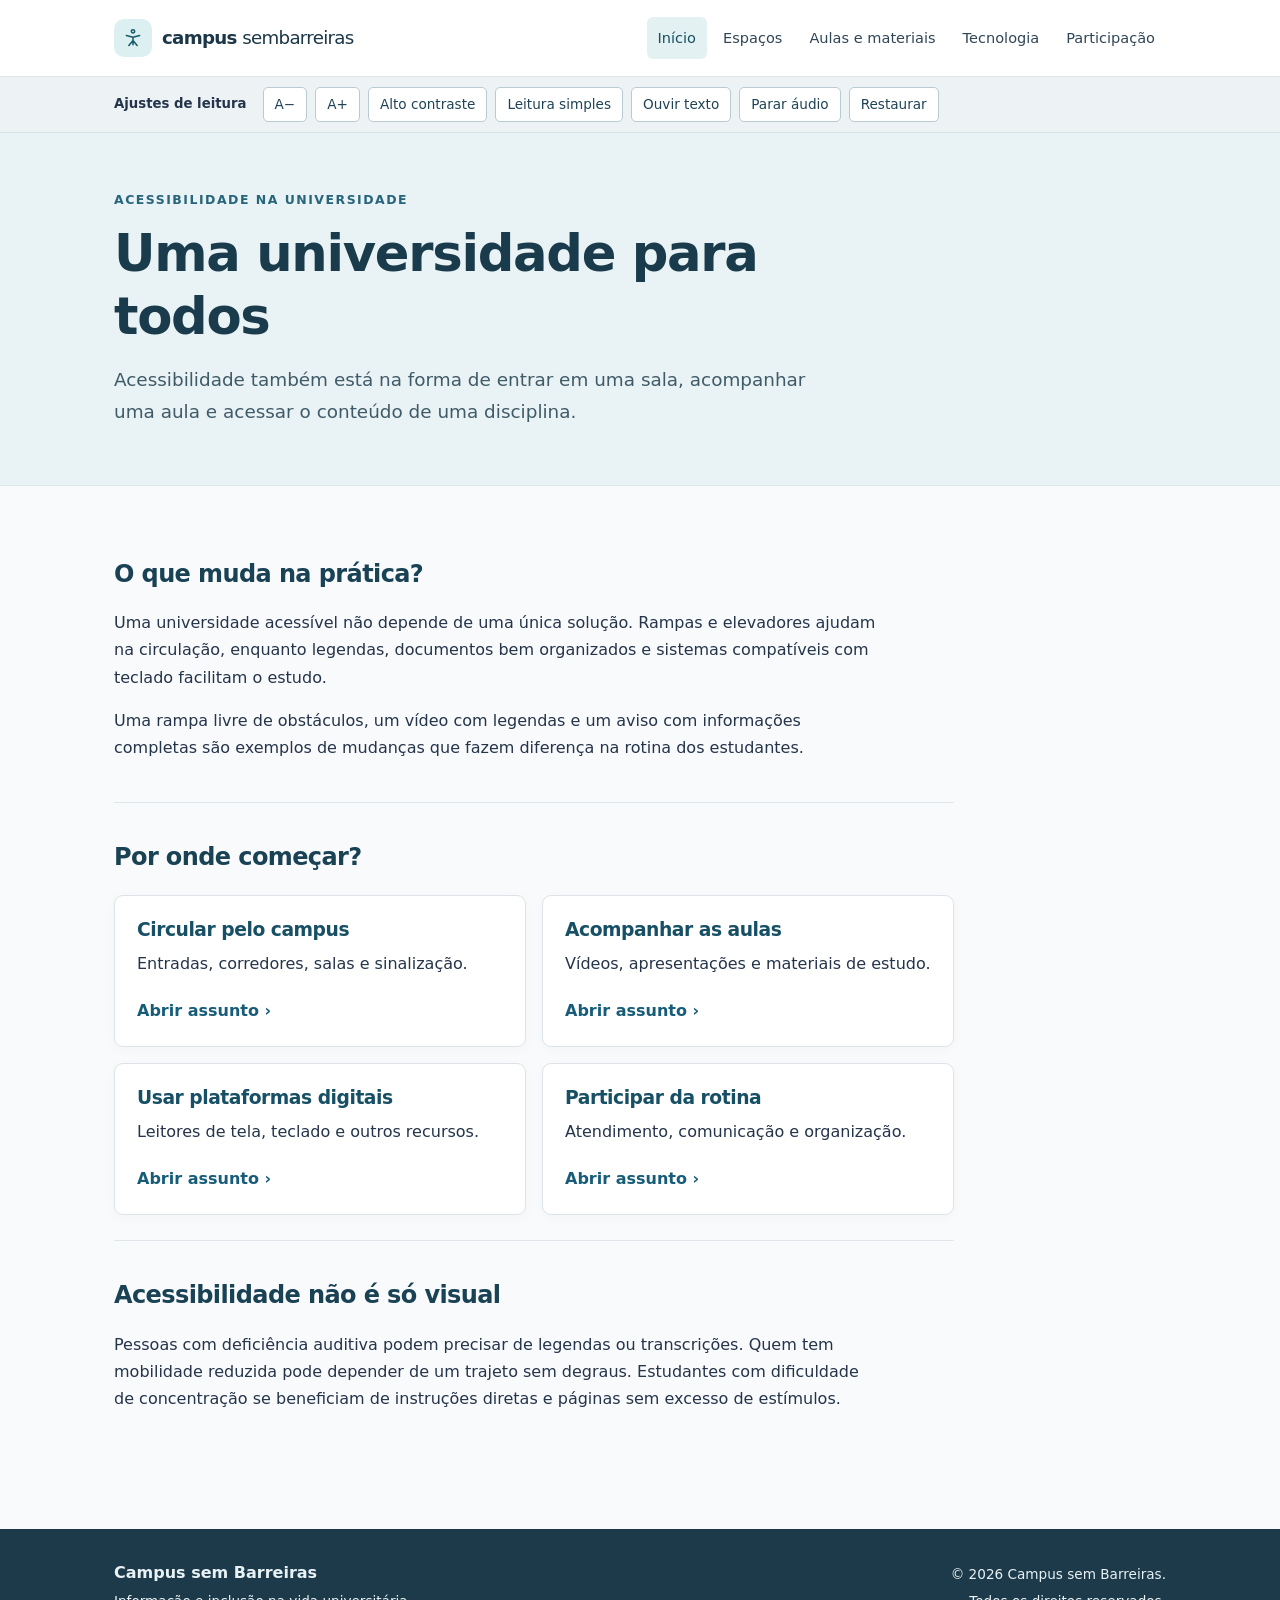
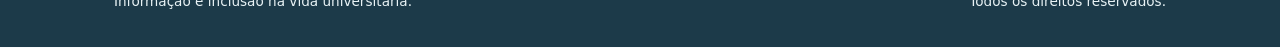
<file: index.html>
<!DOCTYPE html>
<html lang="pt-BR">
 <head>
  <meta charset="utf-8"/>
  <meta content="width=device-width,initial-scale=1" name="viewport"/>
  <meta content="Guia prático de acessibilidade na universidade" name="description"/>
  <title>
   Uma universidade para todos | Campus sem Barreiras
  </title>
  <link href="assets/css/style.css" rel="stylesheet"/>
  <script defer="" src="assets/js/script.js">
  </script>
 </head>
 <body>
  <a class="skip" href="#conteudo">
   Ir para o conteúdo principal
  </a>
  <header class="header">
   <div class="wrap head">
    <a aria-label="Campus sem Barreiras, início" class="brand" href="index.html">
     <span class="logo">
      <svg aria-hidden="true" fill="none" height="20" stroke="currentColor" stroke-linecap="round" stroke-linejoin="round" stroke-width="1.8" viewbox="0 0 24 24" width="20">
       <circle cx="12" cy="4" r="2">
       </circle>
       <path d="M4 9l8 2 8-2M12 11v9m0-5-5 6m5-6 5 6">
       </path>
      </svg>
     </span>
     <span>
      campus
      <span class="brand-light">
       sembarreiras
      </span>
     </span>
    </a>
    <button aria-controls="nav" aria-expanded="false" class="menu" id="menu">
     Menu
    </button>
    <nav aria-label="Páginas do site" id="nav">
     <a aria-current="page" href="index.html">
      Início
     </a>
     <a href="espacos.html">
      Espaços
     </a>
     <a href="aulas.html">
      Aulas e materiais
     </a>
     <a href="tecnologia.html">
      Tecnologia
     </a>
     <a href="participacao.html">
      Participação
     </a>
    </nav>
   </div>
  </header>
  <div class="toolbar">
   <div class="wrap tools">
    <span class="tool-label">
     Ajustes de leitura
    </span>
    <button aria-label="Diminuir tamanho da fonte" id="less" type="button">
     A−
    </button>
    <button aria-label="Aumentar tamanho da fonte" id="more" type="button">
     A+
    </button>
    <button aria-pressed="false" id="contrast" type="button">
     Alto contraste
    </button>
    <button aria-pressed="false" id="focus" type="button">
     Leitura simples
    </button>
    <button id="speak" type="button">
     Ouvir texto
    </button>
    <button id="stop" type="button">
     Parar áudio
    </button>
    <button id="reset" type="button">
     Restaurar
    </button>
   </div>
  </div>
  <main id="conteudo" tabindex="-1">
   <div class="hero">
    <div class="wrap">
     <p class="eyebrow">
      ACESSIBILIDADE NA UNIVERSIDADE
     </p>
     <h1>
      Uma universidade para todos
     </h1>
     <p class="lead">
      Acessibilidade também está na forma de entrar em uma sala, acompanhar uma aula e acessar o conteúdo de uma disciplina.
     </p>
    </div>
   </div>
   <div class="wrap content">
    <section class="section">
     <h2>
      O que muda na prática?
     </h2>
     <p>
      Uma universidade acessível não depende de uma única solução. Rampas e elevadores ajudam na circulação, enquanto legendas, documentos bem organizados e sistemas compatíveis com teclado facilitam o estudo.
     </p>
     <p>
      Uma rampa livre de obstáculos, um vídeo com legendas e um aviso com informações completas são exemplos de mudanças que fazem diferença na rotina dos estudantes.
     </p>
    </section>
    <section class="section">
     <h2>
      Por onde começar?
     </h2>
     <div class="cards">
      <a class="card" href="espacos.html">
       <h3>
        Circular pelo campus
       </h3>
       <p>
        Entradas, corredores, salas e sinalização.
       </p>
       <span class="card-link">
        Abrir assunto
        <span aria-hidden="true">
         ›
        </span>
       </span>
      </a>
      <a class="card" href="aulas.html">
       <h3>
        Acompanhar as aulas
       </h3>
       <p>
        Vídeos, apresentações e materiais de estudo.
       </p>
       <span class="card-link">
        Abrir assunto
        <span aria-hidden="true">
         ›
        </span>
       </span>
      </a>
      <a class="card" href="tecnologia.html">
       <h3>
        Usar plataformas digitais
       </h3>
       <p>
        Leitores de tela, teclado e outros recursos.
       </p>
       <span class="card-link">
        Abrir assunto
        <span aria-hidden="true">
         ›
        </span>
       </span>
      </a>
      <a class="card" href="participacao.html">
       <h3>
        Participar da rotina
       </h3>
       <p>
        Atendimento, comunicação e organização.
       </p>
       <span class="card-link">
        Abrir assunto
        <span aria-hidden="true">
         ›
        </span>
       </span>
      </a>
     </div>
    </section>
    <section class="section">
     <h2>
      Acessibilidade não é só visual
     </h2>
     <p>
      Pessoas com deficiência auditiva podem precisar de legendas ou transcrições. Quem tem mobilidade reduzida pode depender de um trajeto sem degraus. Estudantes com dificuldade de concentração se beneficiam de instruções diretas e páginas sem excesso de estímulos.
     </p>
    </section>
   </div>
  </main>
  <footer>
   <div class="wrap footer">
    <div>
     <strong>
      Campus sem Barreiras
     </strong>
     <p>
      Informação e inclusão na vida universitária.
     </p>
    </div>
    <div class="footer-right">
     <p>
      © 2026 Campus sem Barreiras.
     </p>
     <p>
      Todos os direitos reservados.
     </p>
    </div>
   </div>
  </footer>
  <div aria-live="polite" class="sr-only" id="status" role="status">
  </div>
 </body>
</html>
</file>
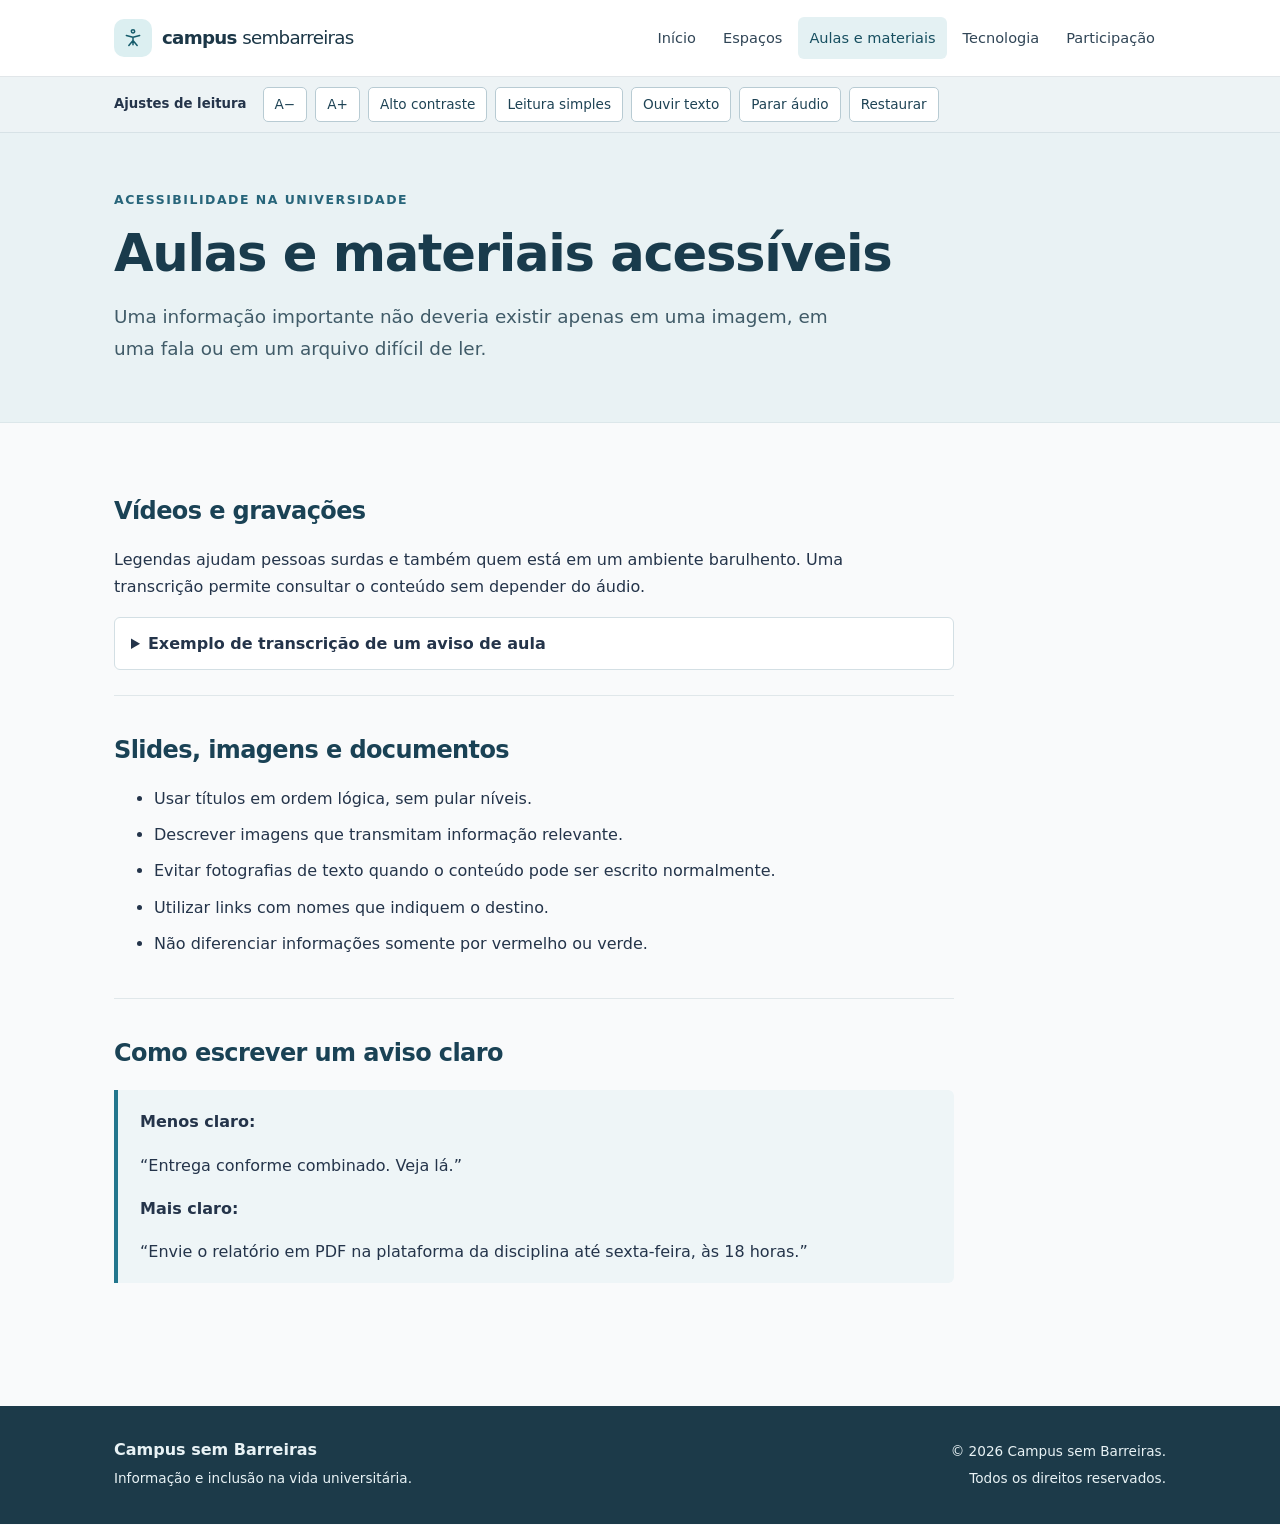
<file: aulas.html>
<!DOCTYPE html>
<html lang="pt-BR">
 <head>
  <meta charset="utf-8"/>
  <meta content="width=device-width,initial-scale=1" name="viewport"/>
  <meta content="Guia prático de acessibilidade na universidade" name="description"/>
  <title>
   Aulas e materiais acessíveis | Campus sem Barreiras
  </title>
  <link href="assets/css/style.css" rel="stylesheet"/>
  <script defer="" src="assets/js/script.js">
  </script>
 </head>
 <body>
  <a class="skip" href="#conteudo">
   Ir para o conteúdo principal
  </a>
  <header class="header">
   <div class="wrap head">
    <a aria-label="Campus sem Barreiras, início" class="brand" href="index.html">
     <span class="logo">
      <svg aria-hidden="true" fill="none" height="20" stroke="currentColor" stroke-linecap="round" stroke-linejoin="round" stroke-width="1.8" viewbox="0 0 24 24" width="20">
       <circle cx="12" cy="4" r="2">
       </circle>
       <path d="M4 9l8 2 8-2M12 11v9m0-5-5 6m5-6 5 6">
       </path>
      </svg>
     </span>
     <span>
      campus
      <span class="brand-light">
       sembarreiras
      </span>
     </span>
    </a>
    <button aria-controls="nav" aria-expanded="false" class="menu" id="menu">
     Menu
    </button>
    <nav aria-label="Páginas do site" id="nav">
     <a href="index.html">
      Início
     </a>
     <a href="espacos.html">
      Espaços
     </a>
     <a aria-current="page" href="aulas.html">
      Aulas e materiais
     </a>
     <a href="tecnologia.html">
      Tecnologia
     </a>
     <a href="participacao.html">
      Participação
     </a>
    </nav>
   </div>
  </header>
  <div class="toolbar">
   <div class="wrap tools">
    <span class="tool-label">
     Ajustes de leitura
    </span>
    <button aria-label="Diminuir tamanho da fonte" id="less" type="button">
     A−
    </button>
    <button aria-label="Aumentar tamanho da fonte" id="more" type="button">
     A+
    </button>
    <button aria-pressed="false" id="contrast" type="button">
     Alto contraste
    </button>
    <button aria-pressed="false" id="focus" type="button">
     Leitura simples
    </button>
    <button id="speak" type="button">
     Ouvir texto
    </button>
    <button id="stop" type="button">
     Parar áudio
    </button>
    <button id="reset" type="button">
     Restaurar
    </button>
   </div>
  </div>
  <main id="conteudo" tabindex="-1">
   <div class="hero">
    <div class="wrap">
     <p class="eyebrow">
      ACESSIBILIDADE NA UNIVERSIDADE
     </p>
     <h1>
      Aulas e materiais acessíveis
     </h1>
     <p class="lead">
      Uma informação importante não deveria existir apenas em uma imagem, em uma fala ou em um arquivo difícil de ler.
     </p>
    </div>
   </div>
   <div class="wrap content">
    <section class="section">
     <h2>
      Vídeos e gravações
     </h2>
     <p>
      Legendas ajudam pessoas surdas e também quem está em um ambiente barulhento. Uma transcrição permite consultar o conteúdo sem depender do áudio.
     </p>
     <details>
      <summary>
       Exemplo de transcrição de um aviso de aula
      </summary>
      <p>
       Professor: “A atividade será entregue na sexta-feira, até as 18 horas, pela plataforma da disciplina.”
      </p>
      <p>
       Informação principal: entrega na sexta-feira, às 18 horas, pela plataforma da disciplina.
      </p>
     </details>
    </section>
    <section class="section">
     <h2>
      Slides, imagens e documentos
     </h2>
     <ul>
      <li>
       Usar títulos em ordem lógica, sem pular níveis.
      </li>
      <li>
       Descrever imagens que transmitam informação relevante.
      </li>
      <li>
       Evitar fotografias de texto quando o conteúdo pode ser escrito normalmente.
      </li>
      <li>
       Utilizar links com nomes que indiquem o destino.
      </li>
      <li>
       Não diferenciar informações somente por vermelho ou verde.
      </li>
     </ul>
    </section>
    <section class="section">
     <h2>
      Como escrever um aviso claro
     </h2>
     <div class="example">
      <strong>
       Menos claro:
      </strong>
      <p>
       “Entrega conforme combinado. Veja lá.”
      </p>
      <strong>
       Mais claro:
      </strong>
      <p>
       “Envie o relatório em PDF na plataforma da disciplina até sexta-feira, às 18 horas.”
      </p>
     </div>
    </section>
   </div>
  </main>
  <footer>
   <div class="wrap footer">
    <div>
     <strong>
      Campus sem Barreiras
     </strong>
     <p>
      Informação e inclusão na vida universitária.
     </p>
    </div>
    <div class="footer-right">
     <p>
      © 2026 Campus sem Barreiras.
     </p>
     <p>
      Todos os direitos reservados.
     </p>
    </div>
   </div>
  </footer>
  <div aria-live="polite" class="sr-only" id="status" role="status">
  </div>
 </body>
</html>
</file>
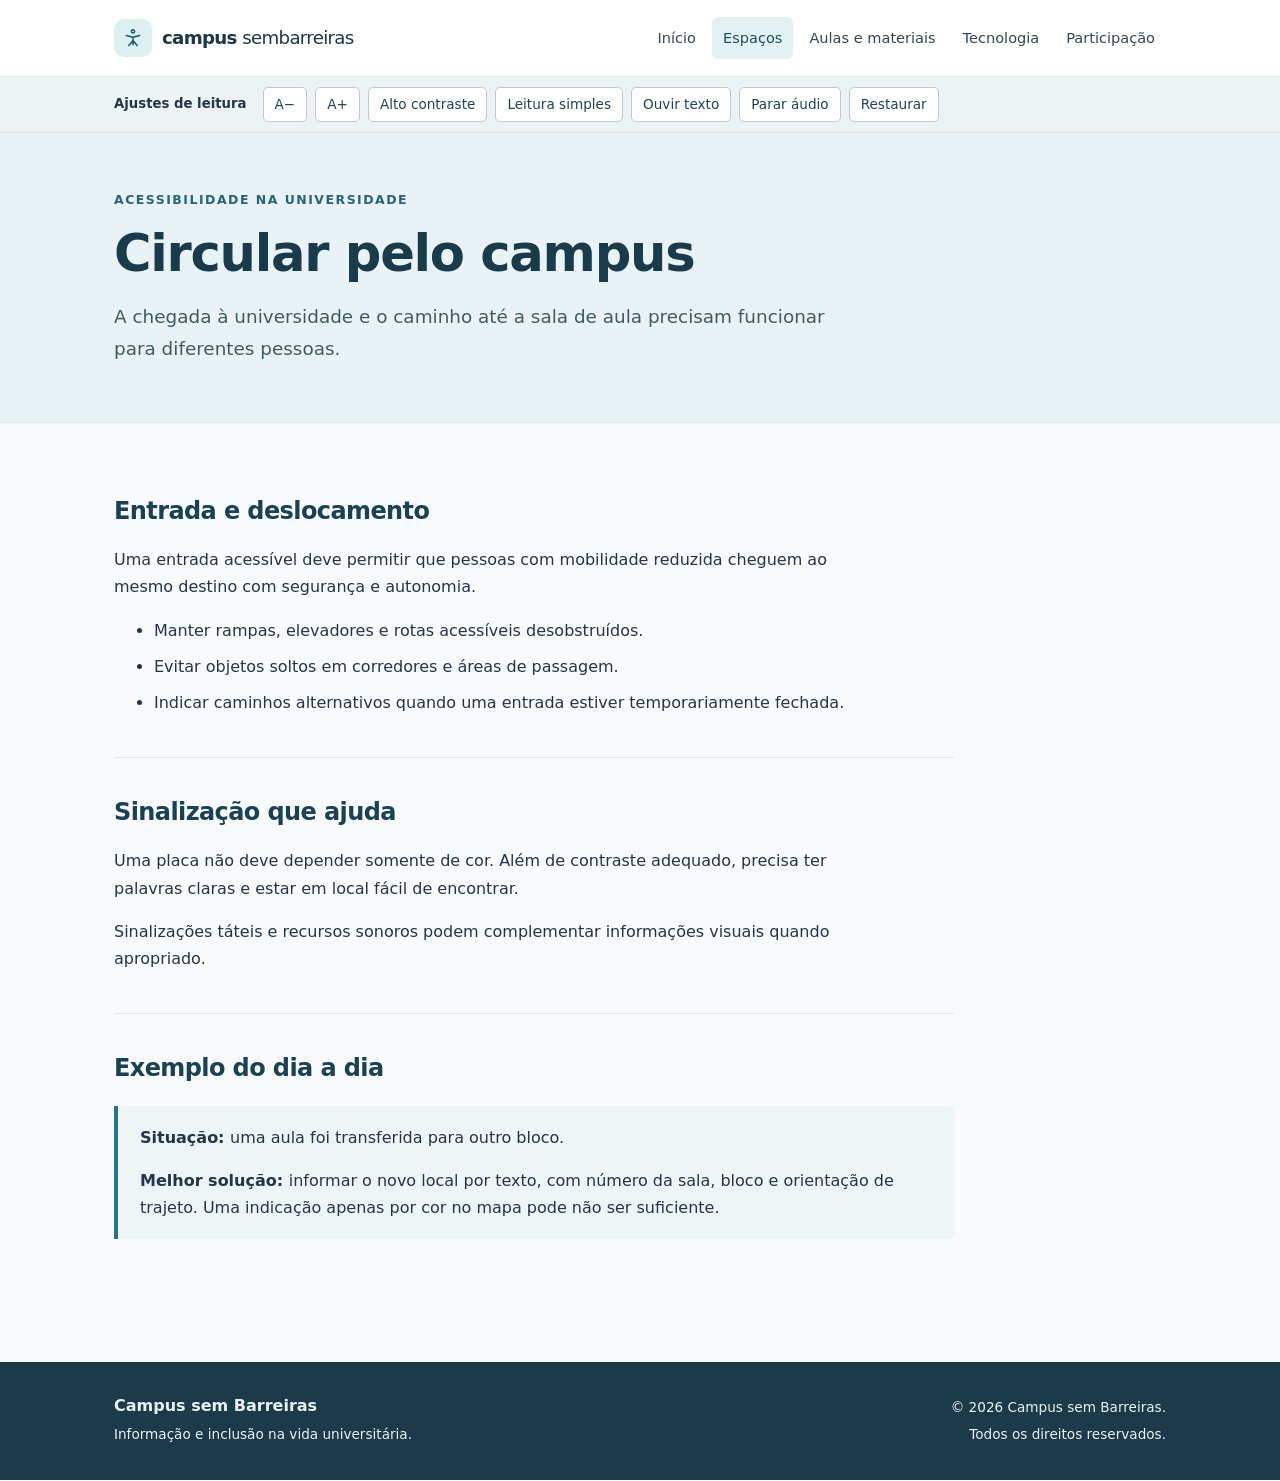
<file: espacos.html>
<!DOCTYPE html>
<html lang="pt-BR">
 <head>
  <meta charset="utf-8"/>
  <meta content="width=device-width,initial-scale=1" name="viewport"/>
  <meta content="Guia prático de acessibilidade na universidade" name="description"/>
  <title>
   Circular pelo campus | Campus sem Barreiras
  </title>
  <link href="assets/css/style.css" rel="stylesheet"/>
  <script defer="" src="assets/js/script.js">
  </script>
 </head>
 <body>
  <a class="skip" href="#conteudo">
   Ir para o conteúdo principal
  </a>
  <header class="header">
   <div class="wrap head">
    <a aria-label="Campus sem Barreiras, início" class="brand" href="index.html">
     <span class="logo">
      <svg aria-hidden="true" fill="none" height="20" stroke="currentColor" stroke-linecap="round" stroke-linejoin="round" stroke-width="1.8" viewbox="0 0 24 24" width="20">
       <circle cx="12" cy="4" r="2">
       </circle>
       <path d="M4 9l8 2 8-2M12 11v9m0-5-5 6m5-6 5 6">
       </path>
      </svg>
     </span>
     <span>
      campus
      <span class="brand-light">
       sembarreiras
      </span>
     </span>
    </a>
    <button aria-controls="nav" aria-expanded="false" class="menu" id="menu">
     Menu
    </button>
    <nav aria-label="Páginas do site" id="nav">
     <a href="index.html">
      Início
     </a>
     <a aria-current="page" href="espacos.html">
      Espaços
     </a>
     <a href="aulas.html">
      Aulas e materiais
     </a>
     <a href="tecnologia.html">
      Tecnologia
     </a>
     <a href="participacao.html">
      Participação
     </a>
    </nav>
   </div>
  </header>
  <div class="toolbar">
   <div class="wrap tools">
    <span class="tool-label">
     Ajustes de leitura
    </span>
    <button aria-label="Diminuir tamanho da fonte" id="less" type="button">
     A−
    </button>
    <button aria-label="Aumentar tamanho da fonte" id="more" type="button">
     A+
    </button>
    <button aria-pressed="false" id="contrast" type="button">
     Alto contraste
    </button>
    <button aria-pressed="false" id="focus" type="button">
     Leitura simples
    </button>
    <button id="speak" type="button">
     Ouvir texto
    </button>
    <button id="stop" type="button">
     Parar áudio
    </button>
    <button id="reset" type="button">
     Restaurar
    </button>
   </div>
  </div>
  <main id="conteudo" tabindex="-1">
   <div class="hero">
    <div class="wrap">
     <p class="eyebrow">
      ACESSIBILIDADE NA UNIVERSIDADE
     </p>
     <h1>
      Circular pelo campus
     </h1>
     <p class="lead">
      A chegada à universidade e o caminho até a sala de aula precisam funcionar para diferentes pessoas.
     </p>
    </div>
   </div>
   <div class="wrap content">
    <section class="section">
     <h2>
      Entrada e deslocamento
     </h2>
     <p>
      Uma entrada acessível deve permitir que pessoas com mobilidade reduzida cheguem ao mesmo destino com segurança e autonomia.
     </p>
     <ul>
      <li>
       Manter rampas, elevadores e rotas acessíveis desobstruídos.
      </li>
      <li>
       Evitar objetos soltos em corredores e áreas de passagem.
      </li>
      <li>
       Indicar caminhos alternativos quando uma entrada estiver temporariamente fechada.
      </li>
     </ul>
    </section>
    <section class="section">
     <h2>
      Sinalização que ajuda
     </h2>
     <p>
      Uma placa não deve depender somente de cor. Além de contraste adequado, precisa ter palavras claras e estar em local fácil de encontrar.
     </p>
     <p>
      Sinalizações táteis e recursos sonoros podem complementar informações visuais quando apropriado.
     </p>
    </section>
    <section class="section">
     <h2>
      Exemplo do dia a dia
     </h2>
     <div class="example">
      <strong>
       Situação:
      </strong>
      uma aula foi transferida para outro bloco.
      <p>
       <strong>
        Melhor solução:
       </strong>
       informar o novo local por texto, com número da sala, bloco e orientação de trajeto. Uma indicação apenas por cor no mapa pode não ser suficiente.
      </p>
     </div>
    </section>
   </div>
  </main>
  <footer>
   <div class="wrap footer">
    <div>
     <strong>
      Campus sem Barreiras
     </strong>
     <p>
      Informação e inclusão na vida universitária.
     </p>
    </div>
    <div class="footer-right">
     <p>
      © 2026 Campus sem Barreiras.
     </p>
     <p>
      Todos os direitos reservados.
     </p>
    </div>
   </div>
  </footer>
  <div aria-live="polite" class="sr-only" id="status" role="status">
  </div>
 </body>
</html>
</file>
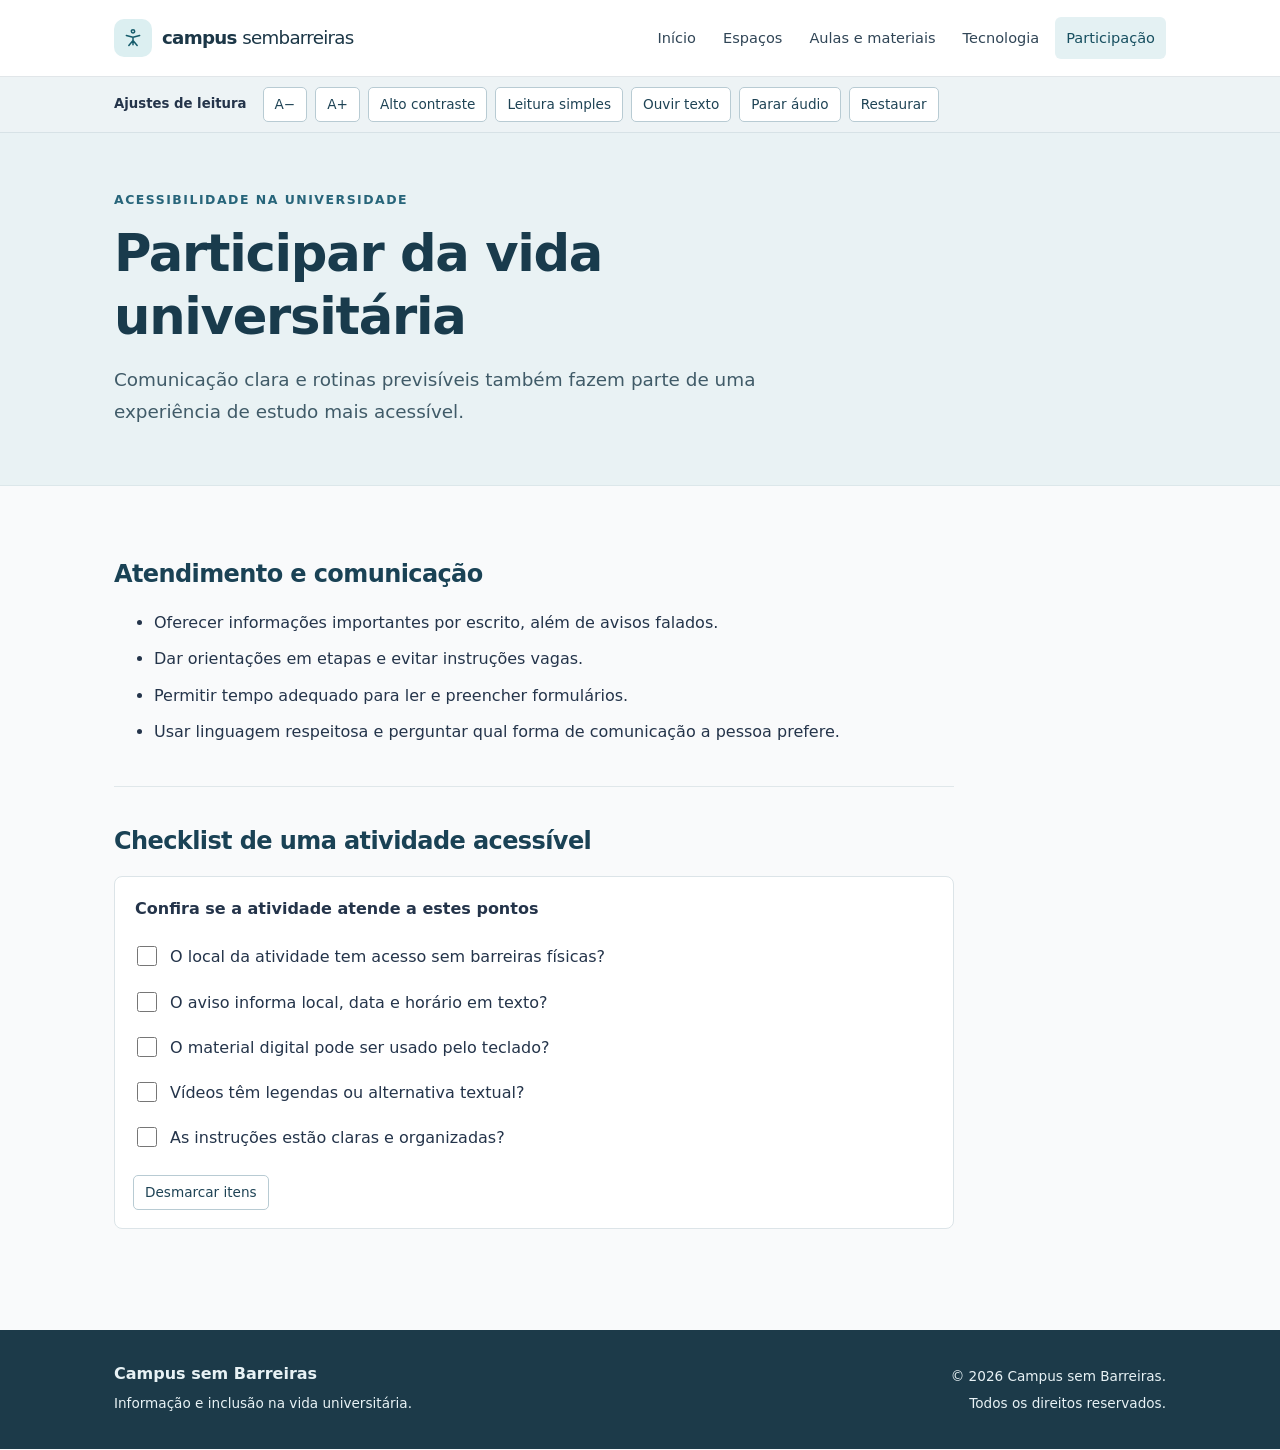
<file: participacao.html>
<!DOCTYPE html>
<html lang="pt-BR">
 <head>
  <meta charset="utf-8"/>
  <meta content="width=device-width,initial-scale=1" name="viewport"/>
  <meta content="Guia prático de acessibilidade na universidade" name="description"/>
  <title>
   Participar da vida universitária | Campus sem Barreiras
  </title>
  <link href="assets/css/style.css" rel="stylesheet"/>
  <script defer="" src="assets/js/script.js">
  </script>
 </head>
 <body>
  <a class="skip" href="#conteudo">
   Ir para o conteúdo principal
  </a>
  <header class="header">
   <div class="wrap head">
    <a aria-label="Campus sem Barreiras, início" class="brand" href="index.html">
     <span class="logo">
      <svg aria-hidden="true" fill="none" height="20" stroke="currentColor" stroke-linecap="round" stroke-linejoin="round" stroke-width="1.8" viewbox="0 0 24 24" width="20">
       <circle cx="12" cy="4" r="2">
       </circle>
       <path d="M4 9l8 2 8-2M12 11v9m0-5-5 6m5-6 5 6">
       </path>
      </svg>
     </span>
     <span>
      campus
      <span class="brand-light">
       sembarreiras
      </span>
     </span>
    </a>
    <button aria-controls="nav" aria-expanded="false" class="menu" id="menu">
     Menu
    </button>
    <nav aria-label="Páginas do site" id="nav">
     <a href="index.html">
      Início
     </a>
     <a href="espacos.html">
      Espaços
     </a>
     <a href="aulas.html">
      Aulas e materiais
     </a>
     <a href="tecnologia.html">
      Tecnologia
     </a>
     <a aria-current="page" href="participacao.html">
      Participação
     </a>
    </nav>
   </div>
  </header>
  <div class="toolbar">
   <div class="wrap tools">
    <span class="tool-label">
     Ajustes de leitura
    </span>
    <button aria-label="Diminuir tamanho da fonte" id="less" type="button">
     A−
    </button>
    <button aria-label="Aumentar tamanho da fonte" id="more" type="button">
     A+
    </button>
    <button aria-pressed="false" id="contrast" type="button">
     Alto contraste
    </button>
    <button aria-pressed="false" id="focus" type="button">
     Leitura simples
    </button>
    <button id="speak" type="button">
     Ouvir texto
    </button>
    <button id="stop" type="button">
     Parar áudio
    </button>
    <button id="reset" type="button">
     Restaurar
    </button>
   </div>
  </div>
  <main id="conteudo" tabindex="-1">
   <div class="hero">
    <div class="wrap">
     <p class="eyebrow">
      ACESSIBILIDADE NA UNIVERSIDADE
     </p>
     <h1>
      Participar da vida universitária
     </h1>
     <p class="lead">
      Comunicação clara e rotinas previsíveis também fazem parte de uma experiência de estudo mais acessível.
     </p>
    </div>
   </div>
   <div class="wrap content">
    <section class="section">
     <h2>
      Atendimento e comunicação
     </h2>
     <ul>
      <li>
       Oferecer informações importantes por escrito, além de avisos falados.
      </li>
      <li>
       Dar orientações em etapas e evitar instruções vagas.
      </li>
      <li>
       Permitir tempo adequado para ler e preencher formulários.
      </li>
      <li>
       Usar linguagem respeitosa e perguntar qual forma de comunicação a pessoa prefere.
      </li>
     </ul>
    </section>
    <section class="section">
     <h2>
      Checklist de uma atividade acessível
     </h2>
     <form class="checklist" id="checklist">
      <fieldset>
       <legend>
        Confira se a atividade atende a estes pontos
       </legend>
       <label>
        <input name="item" type="checkbox"/>
        <span>
         O local da atividade tem acesso sem barreiras físicas?
        </span>
       </label>
       <label>
        <input name="item" type="checkbox"/>
        <span>
         O aviso informa local, data e horário em texto?
        </span>
       </label>
       <label>
        <input name="item" type="checkbox"/>
        <span>
         O material digital pode ser usado pelo teclado?
        </span>
       </label>
       <label>
        <input name="item" type="checkbox"/>
        <span>
         Vídeos têm legendas ou alternativa textual?
        </span>
       </label>
       <label>
        <input name="item" type="checkbox"/>
        <span>
         As instruções estão claras e organizadas?
        </span>
       </label>
      </fieldset>
      <button class="secondary" type="reset">
       Desmarcar itens
      </button>
     </form>
    </section>
   </div>
  </main>
  <footer>
   <div class="wrap footer">
    <div>
     <strong>
      Campus sem Barreiras
     </strong>
     <p>
      Informação e inclusão na vida universitária.
     </p>
    </div>
    <div class="footer-right">
     <p>
      © 2026 Campus sem Barreiras.
     </p>
     <p>
      Todos os direitos reservados.
     </p>
    </div>
   </div>
  </footer>
  <div aria-live="polite" class="sr-only" id="status" role="status">
  </div>
 </body>
</html>
</file>
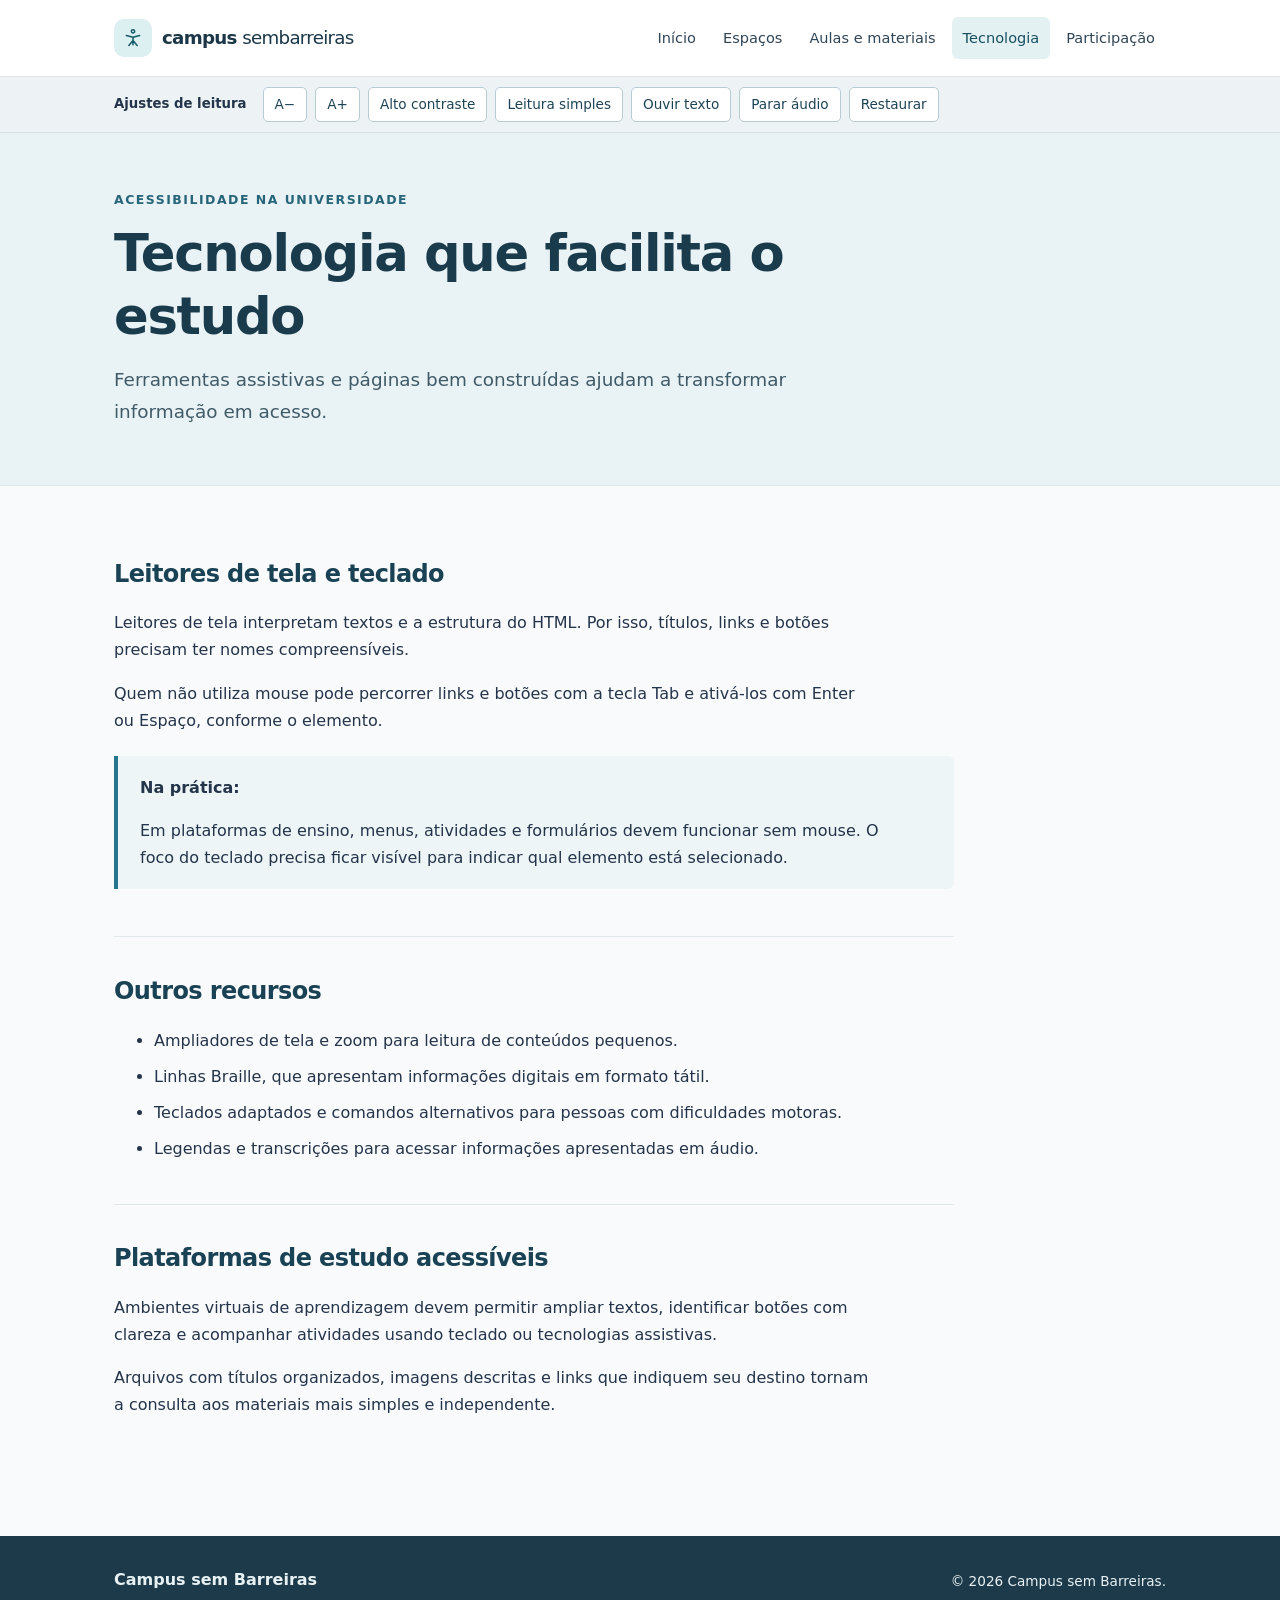
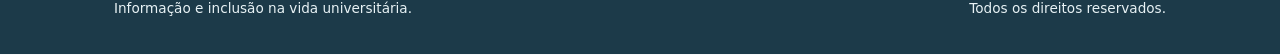
<file: tecnologia.html>
<!DOCTYPE html>
<html lang="pt-BR">
 <head>
  <meta charset="utf-8"/>
  <meta content="width=device-width,initial-scale=1" name="viewport"/>
  <meta content="Guia prático de acessibilidade na universidade" name="description"/>
  <title>
   Tecnologia que facilita o estudo | Campus sem Barreiras
  </title>
  <link href="assets/css/style.css" rel="stylesheet"/>
  <script defer="" src="assets/js/script.js">
  </script>
 </head>
 <body>
  <a class="skip" href="#conteudo">
   Ir para o conteúdo principal
  </a>
  <header class="header">
   <div class="wrap head">
    <a aria-label="Campus sem Barreiras, início" class="brand" href="index.html">
     <span class="logo">
      <svg aria-hidden="true" fill="none" height="20" stroke="currentColor" stroke-linecap="round" stroke-linejoin="round" stroke-width="1.8" viewbox="0 0 24 24" width="20">
       <circle cx="12" cy="4" r="2">
       </circle>
       <path d="M4 9l8 2 8-2M12 11v9m0-5-5 6m5-6 5 6">
       </path>
      </svg>
     </span>
     <span>
      campus
      <span class="brand-light">
       sembarreiras
      </span>
     </span>
    </a>
    <button aria-controls="nav" aria-expanded="false" class="menu" id="menu">
     Menu
    </button>
    <nav aria-label="Páginas do site" id="nav">
     <a href="index.html">
      Início
     </a>
     <a href="espacos.html">
      Espaços
     </a>
     <a href="aulas.html">
      Aulas e materiais
     </a>
     <a aria-current="page" href="tecnologia.html">
      Tecnologia
     </a>
     <a href="participacao.html">
      Participação
     </a>
    </nav>
   </div>
  </header>
  <div class="toolbar">
   <div class="wrap tools">
    <span class="tool-label">
     Ajustes de leitura
    </span>
    <button aria-label="Diminuir tamanho da fonte" id="less" type="button">
     A−
    </button>
    <button aria-label="Aumentar tamanho da fonte" id="more" type="button">
     A+
    </button>
    <button aria-pressed="false" id="contrast" type="button">
     Alto contraste
    </button>
    <button aria-pressed="false" id="focus" type="button">
     Leitura simples
    </button>
    <button id="speak" type="button">
     Ouvir texto
    </button>
    <button id="stop" type="button">
     Parar áudio
    </button>
    <button id="reset" type="button">
     Restaurar
    </button>
   </div>
  </div>
  <main id="conteudo" tabindex="-1">
   <div class="hero">
    <div class="wrap">
     <p class="eyebrow">
      ACESSIBILIDADE NA UNIVERSIDADE
     </p>
     <h1>
      Tecnologia que facilita o estudo
     </h1>
     <p class="lead">
      Ferramentas assistivas e páginas bem construídas ajudam a transformar informação em acesso.
     </p>
    </div>
   </div>
   <div class="wrap content">
    <section class="section">
     <h2>
      Leitores de tela e teclado
     </h2>
     <p>
      Leitores de tela interpretam textos e a estrutura do HTML. Por isso, títulos, links e botões precisam ter nomes compreensíveis.
     </p>
     <p>
      Quem não utiliza mouse pode percorrer links e botões com a tecla Tab e ativá-los com Enter ou Espaço, conforme o elemento.
     </p>
     <div class="example">
      <strong>
       Na prática:
      </strong>
      <p>
       Em plataformas de ensino, menus, atividades e formulários devem funcionar sem mouse. O foco do teclado precisa ficar visível para indicar qual elemento está selecionado.
      </p>
     </div>
    </section>
    <section class="section">
     <h2>
      Outros recursos
     </h2>
     <ul>
      <li>
       Ampliadores de tela e zoom para leitura de conteúdos pequenos.
      </li>
      <li>
       Linhas Braille, que apresentam informações digitais em formato tátil.
      </li>
      <li>
       Teclados adaptados e comandos alternativos para pessoas com dificuldades motoras.
      </li>
      <li>
       Legendas e transcrições para acessar informações apresentadas em áudio.
      </li>
     </ul>
    </section>
    <section class="section">
     <h2>
      Plataformas de estudo acessíveis
     </h2>
     <p>
      Ambientes virtuais de aprendizagem devem permitir ampliar textos, identificar botões com clareza e acompanhar atividades usando teclado ou tecnologias assistivas.
     </p>
     <p>
      Arquivos com títulos organizados, imagens descritas e links que indiquem seu destino tornam a consulta aos materiais mais simples e independente.
     </p>
    </section>
   </div>
  </main>
  <footer>
   <div class="wrap footer">
    <div>
     <strong>
      Campus sem Barreiras
     </strong>
     <p>
      Informação e inclusão na vida universitária.
     </p>
    </div>
    <div class="footer-right">
     <p>
      © 2026 Campus sem Barreiras.
     </p>
     <p>
      Todos os direitos reservados.
     </p>
    </div>
   </div>
  </footer>
  <div aria-live="polite" class="sr-only" id="status" role="status">
  </div>
 </body>
</html>
</file>
<file: assets/css/style.css>
*{box-sizing:border-box}html{scroll-behavior:smooth;font-size:calc(16px * var(--scale,1))}body{margin:0;font-family:system-ui,-apple-system,Segoe UI,Arial,sans-serif;line-height:1.7;color:#24344a;background:#f9fafb}a{color:#145b78}a:hover{text-decoration-thickness:2px}button,input{font:inherit}button{cursor:pointer}button:focus-visible,a:focus-visible,summary:focus-visible,input:focus-visible{outline:3px solid #d17a20;outline-offset:3px}.wrap{max-width:1100px;margin:auto;padding:0 24px}.skip{position:absolute;top:-100px;left:16px;background:#fff;padding:10px;z-index:30}.skip:focus{top:10px}.header{background:#fff;border-bottom:1px solid #e1e6e9}.head{min-height:76px;display:flex;align-items:center;justify-content:space-between;gap:24px}.brand{display:flex;align-items:center;gap:10px;color:#1c3747;text-decoration:none;font-size:1.14rem;font-weight:800;letter-spacing:-.04em}.brand-light{font-weight:400}.logo{display:grid;place-items:center;width:38px;height:38px;border-radius:10px;background:#dceff1;color:#155b6b}.head nav{display:flex;flex-wrap:wrap;gap:5px}.head nav a{padding:9px 11px;text-decoration:none;border-radius:6px;color:#304556;font-size:.91rem}.head nav a:hover,.head nav a[aria-current]{background:#e4f1f3;color:#174f60}.menu{display:none}.toolbar{background:#edf3f5;border-bottom:1px solid #d7e2e6}.tools{display:flex;align-items:center;flex-wrap:wrap;gap:8px;padding-top:10px;padding-bottom:10px}.tool-label{font-weight:700;font-size:.83rem;margin-right:8px}.tools button,.secondary{border:1px solid #b8cbd3;background:white;color:#1e4355;border-radius:5px;padding:5px 11px;font-size:.85rem}.tools button[aria-pressed=true]{background:#184e63;color:#fff}.hero{background:#e9f2f4;border-bottom:1px solid #dce7ea;padding:56px 0 58px}.eyebrow{font-size:.78rem;letter-spacing:.12em;font-weight:800;color:#27657a;margin:0 0 12px}h1,h2,h3{line-height:1.23;letter-spacing:-.025em}h1{font-size:clamp(2rem,4vw,3.3rem);max-width:780px;margin:0 0 16px;color:#193b4c}.lead{font-size:1.15rem;max-width:730px;margin:0;color:#405b68}.content{padding-top:34px;padding-bottom:76px}.section{max-width:840px;padding:20px 0 25px;border-bottom:1px solid #e0e7ea}.section:last-child{border-bottom:0}.section h2{font-size:1.5rem;color:#1a4255}.section p{max-width:75ch}.section li{margin-bottom:9px}.cards{display:grid;grid-template-columns:repeat(2,minmax(0,1fr));gap:16px;margin-top:22px}.card{background:white;border:1px solid #dce4e8;border-radius:9px;padding:22px;text-decoration:none;color:inherit;box-shadow:0 3px 12px #20374908}.card:hover{border-color:#27738b}.card h3{color:#174f65;margin:0 0 9px}.card p{margin:0 0 20px}.card-link{font-weight:700;color:#175d79}.example{background:#eef5f7;border-left:4px solid #23768d;padding:18px 22px;margin:22px 0;border-radius:0 6px 6px 0}.example p:last-child{margin-bottom:0}details{background:white;border:1px solid #d3dfe4;border-radius:6px;padding:12px 16px}summary{cursor:pointer;font-weight:700}.checklist{background:white;border:1px solid #dce4e8;border-radius:8px;padding:18px}.checklist fieldset{border:0;padding:0;margin:0 0 15px}.checklist legend{font-weight:700;margin-bottom:12px}.checklist label{display:flex;gap:10px;padding:9px 0}.checklist input{width:20px;height:20px;flex-shrink:0}footer{background:#1c3a49;color:#e8f2f5;padding:30px 0}.footer{display:flex;justify-content:space-between;gap:20px}.footer p{font-size:.85rem;margin:4px 0}.footer a{color:white}.sr-only{position:absolute;width:1px;height:1px;overflow:hidden;clip:rect(0,0,0,0);white-space:nowrap}body.contrast{background:#000;color:#fff}body.contrast .header,body.contrast .toolbar,body.contrast .hero,body.contrast .card,body.contrast .checklist,body.contrast details,body.contrast .example{background:#000;color:#fff;border-color:#ffdf45}body.contrast h1,body.contrast h2,body.contrast h3,body.contrast .lead,body.contrast .brand,body.contrast .eyebrow,body.contrast .card-link,body.contrast .head nav a{color:#fff}body.contrast a{color:#ffdf45}body.contrast .head nav a[aria-current]{background:#333}body.contrast button{border:1px solid #ffdf45;color:#fff;background:#111}body.contrast footer{background:#111}body.simple .hero{padding:25px 0}body.simple .card{box-shadow:none}body.simple .section{max-width:690px}body.simple .content{letter-spacing:.01em}body.simple .section p,body.simple li{line-height:2}body.simple .eyebrow{display:none}@media(max-width:820px){.head{flex-wrap:wrap;padding-top:12px;padding-bottom:12px}.menu{display:block;background:#fff;border:1px solid #b8cbd3;padding:6px 14px;border-radius:5px}.head nav{display:none;width:100%;flex-direction:column}.head nav.open{display:flex}.cards{grid-template-columns:1fr}.footer{flex-direction:column}.tool-label{width:100%}.hero{padding:36px 0}}@media(prefers-reduced-motion:reduce){html{scroll-behavior:auto}*{animation:none!important;transition:none!important}}
.footer{align-items:center}.footer-right{text-align:right}@media(max-width:820px){.footer-right{text-align:left}}
</file>
